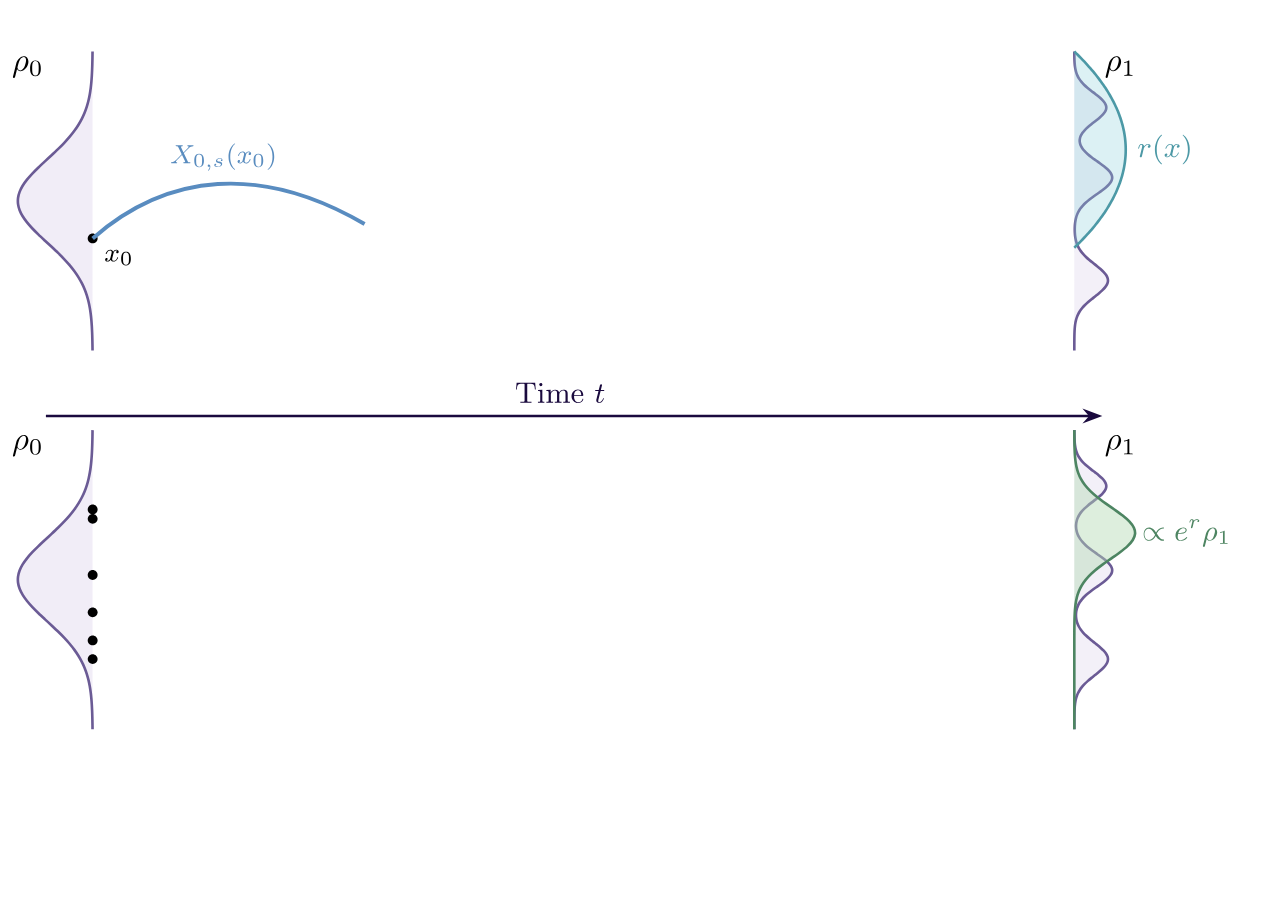
<file: blog/aligning-flows/assets/fmrg_overview.html>
<!DOCTYPE html>
<html lang="en">
<head>
<meta charset="UTF-8">
<meta name="viewport" content="width=device-width, initial-scale=1.0">
<title>FMRG vs. SMC — aligned (single coordinate system), synchronized</title>
<link href="https://fonts.googleapis.com/css2?family=Source+Serif+4:ital,wght@0,500;0,600;1,400&display=swap" rel="stylesheet">
<style>
  :root{ --bg:#fbf8f2; --ink:#1d1f27; --rule:#e7e1d2; }
  *{box-sizing:border-box}
  html,body{ background:transparent; }
  body{ margin:0;padding:0;color:var(--ink);
        font-family:-apple-system,BlinkMacSystemFont,'Inter',sans-serif; }
  .stage{ position:relative;margin:0;padding:0;background:transparent; }
  .titleblock{ text-align:center;margin-bottom:.7rem; }
  .titleblock .word{ font-family:'Source Serif 4',Georgia,serif;font-weight:500;
                     font-size:1.4rem;color:var(--ink); }
  /* ONE svg, ONE coordinate system -> top & bottom intrinsically aligned */
  #mount svg{ width:100%;height:auto;display:block;overflow:visible; }
  .controls{ max-width:1080px;margin:1rem auto 0;display:flex;justify-content:flex-end; }
  .controls button{ font:500 .82rem -apple-system,sans-serif;padding:.5rem .9rem;
    border-radius:6px;border:1px solid var(--rule);background:#fff;color:var(--ink);cursor:pointer; }
</style>
</head>
<body>
<div class="stage" id="stage">
  <div id="mount"></div>
</div>


<script>
(async function(){
  const sleep = ms => new Promise(r => setTimeout(r, ms));
  const SVGNS = 'http://www.w3.org/2000/svg';

  const svgText = await (await fetch('fmrg_overview.svg')).text();
  const mount = document.getElementById('mount');
  mount.innerHTML = svgText;
  const svg = mount.querySelector('svg');
  svg.setAttribute('preserveAspectRatio','xMidYMid meet');
  let defs = svg.querySelector('defs');
  if(!defs){ defs = document.createElementNS(SVGNS,'defs'); svg.insertBefore(defs, svg.firstChild); }

  function effectiveDashArray(el){
    let cur=el; while(cur && cur!==svg){
      const d=cur.getAttribute && cur.getAttribute('stroke-dasharray');
      if(d && d!=='none') return d; cur=cur.parentElement; } return null;
  }
  function classify(sel){
    const g=svg.querySelector(sel); if(!g) return null;
    const strokes=[],solids=[],labels=[];
    g.querySelectorAll('path').forEach(p=>{
      let f=p.getAttribute('fill'),el=p;
      while(f===null && el.parentElement){ el=el.parentElement; if(el===svg)break; f=el.getAttribute('fill'); }
      if(f==='none'||f===null) strokes.push(p); else solids.push(p);
    });
    g.querySelectorAll('g[transform]').forEach(tg=>{ if(tg.querySelector('use')) labels.push(tg); });
    return { g, strokes, solids, labels };
  }
  function createDashedTraceMask(p,dur){
    const len=p.getTotalLength(), uid='mk-'+Math.random().toString(36).slice(2,9);
    const m=document.createElementNS(SVGNS,'mask');
    m.setAttribute('id',uid); m.setAttribute('maskUnits','userSpaceOnUse'); m.setAttribute('maskContentUnits','userSpaceOnUse');
    const mp=document.createElementNS(SVGNS,'path');
    mp.setAttribute('d',p.getAttribute('d')); mp.setAttribute('stroke','#fff');
    mp.setAttribute('stroke-width','2.4'); mp.setAttribute('fill','none');
    mp.setAttribute('stroke-linecap','round'); mp.setAttribute('stroke-linejoin','round');
    mp.style.strokeDasharray=len; mp.style.strokeDashoffset=len;
    mp.style.transition=`stroke-dashoffset ${dur}s cubic-bezier(.5,.05,.25,1)`;
    m.appendChild(mp); defs.appendChild(m);
    p.setAttribute('mask',`url(#${uid})`); p._mask=mp; p._maskLen=len; p.dataset.mode='mask';
  }
  function setupSolidTrace(p,dur){
    const len=p.getTotalLength();
    p.style.strokeDasharray=len; p.style.strokeDashoffset=len;
    p.style.transition=`stroke-dashoffset ${dur}s cubic-bezier(.5,.05,.25,1)`;
    p.dataset.mode='solid'; p.dataset.len=len;
  }
  function snap(el,fn){ const t=el.style.transition; el.style.transition='none'; fn(); void el.getBoundingClientRect(); el.style.transition=t; }

  function primeGroup(part,opt={}){
    if(!part) return;
    const { traceDur=0.6, trace=true } = opt;
    part.solids.forEach(e=>{ e.style.opacity=0; e.style.transition='opacity .25s linear'; });
    part.labels.forEach(e=>{ e.style.opacity=0; e.style.transition='opacity .35s ease'; });
    part.strokes.forEach(e=>{
      if(!trace){ e.style.opacity=0; e.style.transition='opacity .3s ease'; e.dataset.mode='fade'; return; }
      const d=effectiveDashArray(e);
      if(d) createDashedTraceMask(e,traceDur); else setupSolidTrace(e,traceDur);
    });
    part._dur=traceDur;
  }
  function playGroup(part,{solidDelay,labelDelay=0.1}={}){
    if(!part) return;
    part.strokes.forEach(e=>{
      if(e.dataset.mode==='solid') e.style.strokeDashoffset=0;
      else if(e.dataset.mode==='mask') e._mask.style.strokeDashoffset=0;
      else e.style.opacity=1;
    });
    const sd = solidDelay!==undefined ? solidDelay : part._dur*0.92;
    setTimeout(()=>part.labels.forEach(l=>l.style.opacity=1), labelDelay*1000);
    setTimeout(()=>part.solids.forEach(s=>s.style.opacity=1), sd*1000);
  }

  /* ── TOP (st-*): original look, mask-trace machinery ─────────────────── */
  const BEAT=150, TRACE_FLOW=4*BEAT, TRACE_LOOK=3*BEAT, HOLD_S=1*BEAT, HOLD_M=2*BEAT, HOLD_FINAL=6*BEAT;
  const P = {
    x0:classify('.st-x0'), flow1:classify('.st-flow1'), look1:classify('.st-look1'),
    grad1:classify('.st-grad1'), flow2:classify('.st-flow2'), look2:classify('.st-look2'),
    grad2:classify('.st-grad2'), flow3:classify('.st-flow3'),
  };
  function primeTop(){
    primeGroup(P.x0,{trace:false});
    primeGroup(P.flow1,{traceDur:TRACE_FLOW/1000});
    primeGroup(P.look1,{traceDur:TRACE_LOOK/1000});
    primeGroup(P.grad1,{trace:false});
    primeGroup(P.flow2,{traceDur:TRACE_FLOW/1000});
    primeGroup(P.look2,{traceDur:TRACE_LOOK/1000});
    primeGroup(P.grad2,{trace:false});
    primeGroup(P.flow3,{traceDur:TRACE_FLOW/1000});
  }
  function resetTop(){
    Object.values(P).forEach(part=>{
      if(!part) return;
      part.strokes.forEach(e=>{
        if(e.dataset.mode==='solid') snap(e,()=>e.style.strokeDashoffset=e.dataset.len);
        else if(e.dataset.mode==='mask') snap(e._mask,()=>e._mask.style.strokeDashoffset=e._maskLen);
        else snap(e,()=>e.style.opacity=0);
      });
      part.solids.forEach(e=>snap(e,()=>e.style.opacity=0));
      part.labels.forEach(e=>snap(e,()=>e.style.opacity=0));
    });
  }
  async function playTop(){
    playGroup(P.x0,{solidDelay:0});                 await sleep(HOLD_S);
    playGroup(P.flow1);                              await sleep(TRACE_FLOW+HOLD_S);
    playGroup(P.look1);                              await sleep(TRACE_LOOK+HOLD_S);
    playGroup(P.grad1,{solidDelay:0.15});            await sleep(HOLD_M);
    playGroup(P.flow2);                              await sleep(TRACE_FLOW+HOLD_S);
    playGroup(P.look2);                              await sleep(TRACE_LOOK+HOLD_S);
    playGroup(P.grad2,{solidDelay:0.15});            await sleep(HOLD_M);
    playGroup(P.flow3);                              await sleep(TRACE_FLOW+HOLD_FINAL);
  }
  const EVOLVE = HOLD_S + (TRACE_FLOW+HOLD_S) + (TRACE_LOOK+HOLD_S) + HOLD_M
               + (TRACE_FLOW+HOLD_S) + (TRACE_LOOK+HOLD_S) + HOLD_M + TRACE_FLOW;

  /* ── BOTTOM (sm-*): exact SMC, equal-speed parallel ─────────────────── */
  const TRAJ=['sm-surv','sm-r1','sm-r2','sm-r3','sm-r4','sm-r5'].map(c=>({c,part:classify('.'+c),survivor:c==='sm-surv'}));
  const XS=['sm-x1','sm-x2','sm-x3','sm-x4','sm-x5'].map(c=>svg.querySelector('.'+c));
  const DOTS = classify('.sm-dots');        // 6 start dots on rho_0
  const DOTEND = classify('.sm-dotend');    // surviving-trajectory end dot
  const startDots = DOTS ? [...DOTS.solids, ...DOTS.strokes] : [];
  const endDots   = DOTEND ? [...DOTEND.solids, ...DOTEND.strokes] : [];
  function primeSMC(){
    let maxLen=0;
    TRAJ.forEach(o=>{ if(o.part) o.part.strokes.forEach(p=>maxLen=Math.max(maxLen,p.getTotalLength())); });
    TRAJ.forEach(o=>{ if(!o.part) return;
      o.part.strokes.forEach(p=>{
        const len=p.getTotalLength();
        p.style.strokeDasharray=len; p.style.strokeDashoffset=len;
        p._durMs=EVOLVE*(len/maxLen);                  // constant px/sec
        p.style.transition=`stroke-dashoffset ${(p._durMs/1000).toFixed(2)}s linear`;
      });
    });
    XS.forEach(g=>{ if(g){ g.style.transition='opacity .2s ease'; snap(g,()=>g.style.opacity=0); } });
    [...startDots,...endDots].forEach(d=>{ d.style.transition='opacity .18s ease'; snap(d,()=>d.style.opacity=0); });
  }
  function playSMC(){
    // black dots pop in one-by-one, then particles launch
    startDots.forEach((d,i)=> setTimeout(()=>{ d.style.opacity=1; }, 60*i));
    const launch = 60*startDots.length + 120;
    setTimeout(()=>{
      TRAJ.forEach(o=>{ if(o.part) o.part.strokes.forEach(p=> requestAnimationFrame(()=>{ p.style.strokeDashoffset=0; })); });
      TRAJ.forEach((o,i)=>{
        if(o.survivor||!o.part) return;
        const dur=Math.max(...o.part.strokes.map(p=>p._durMs)), g=XS[i-1];
        if(g) setTimeout(()=>{ g.style.opacity=1; }, dur+80);
      });
      const survDur = TRAJ[0].part ? Math.max(...TRAJ[0].part.strokes.map(p=>p._durMs)) : EVOLVE;
      setTimeout(()=>{ endDots.forEach(d=> d.style.opacity=1); }, survDur+60);
    }, launch);
  }
  function resetSMC(){
    TRAJ.forEach(o=>{ if(o.part) o.part.strokes.forEach(p=>snap(p,()=>{
      const len=p.getTotalLength(); p.style.strokeDasharray=len; p.style.strokeDashoffset=len;
    })); });
    XS.forEach(g=>{ if(g) snap(g,()=>g.style.opacity=0); });
    [...startDots,...endDots].forEach(d=> snap(d,()=>d.style.opacity=0));
  }

  /* ── Shared clock ──────────────────────────────────────────────────── */
  let looping=true;
  async function play(){
    primeTop(); resetTop(); primeSMC(); resetSMC();
    await sleep(450);
    playSMC();
    await playTop();
    await sleep(HOLD_FINAL);
  }
  async function loop(){ while(looping){ await play(); } }

  await sleep(150);
  loop();
})();
</script>
</body>
</html>
</file>
